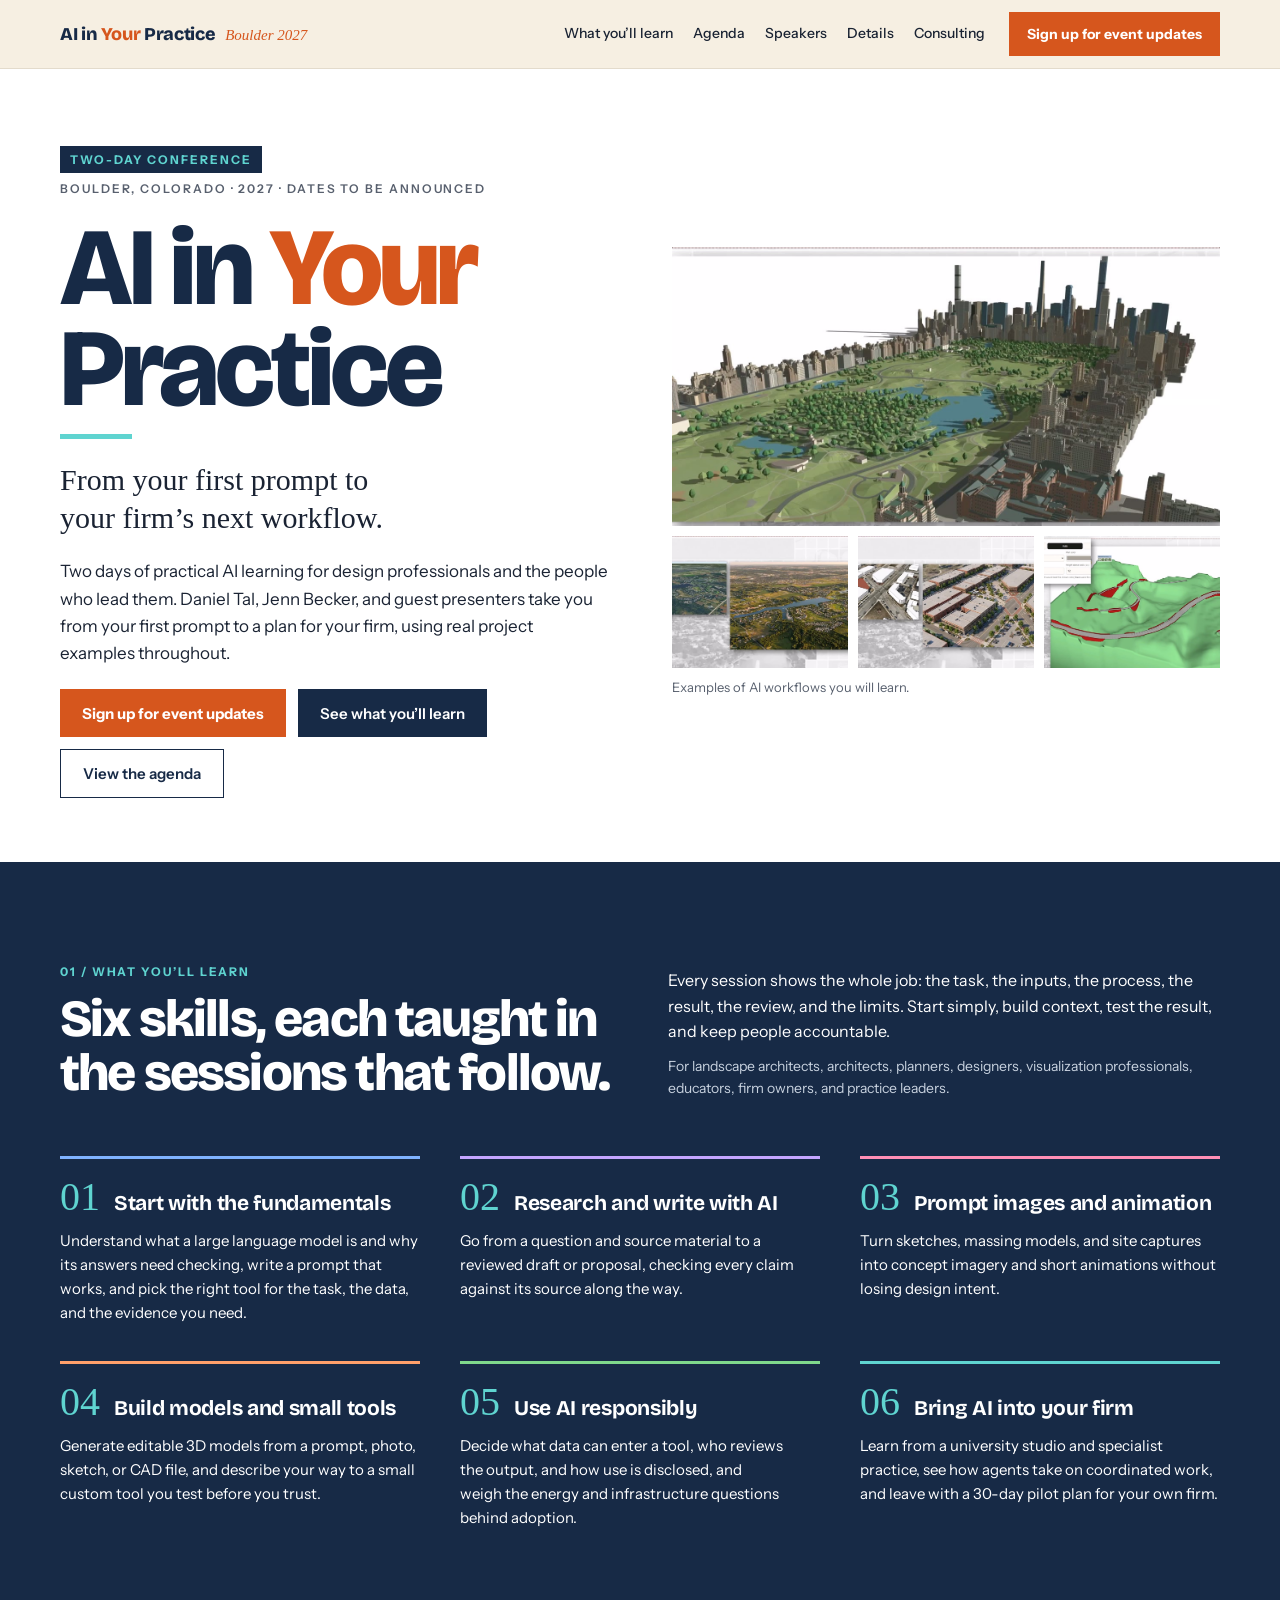
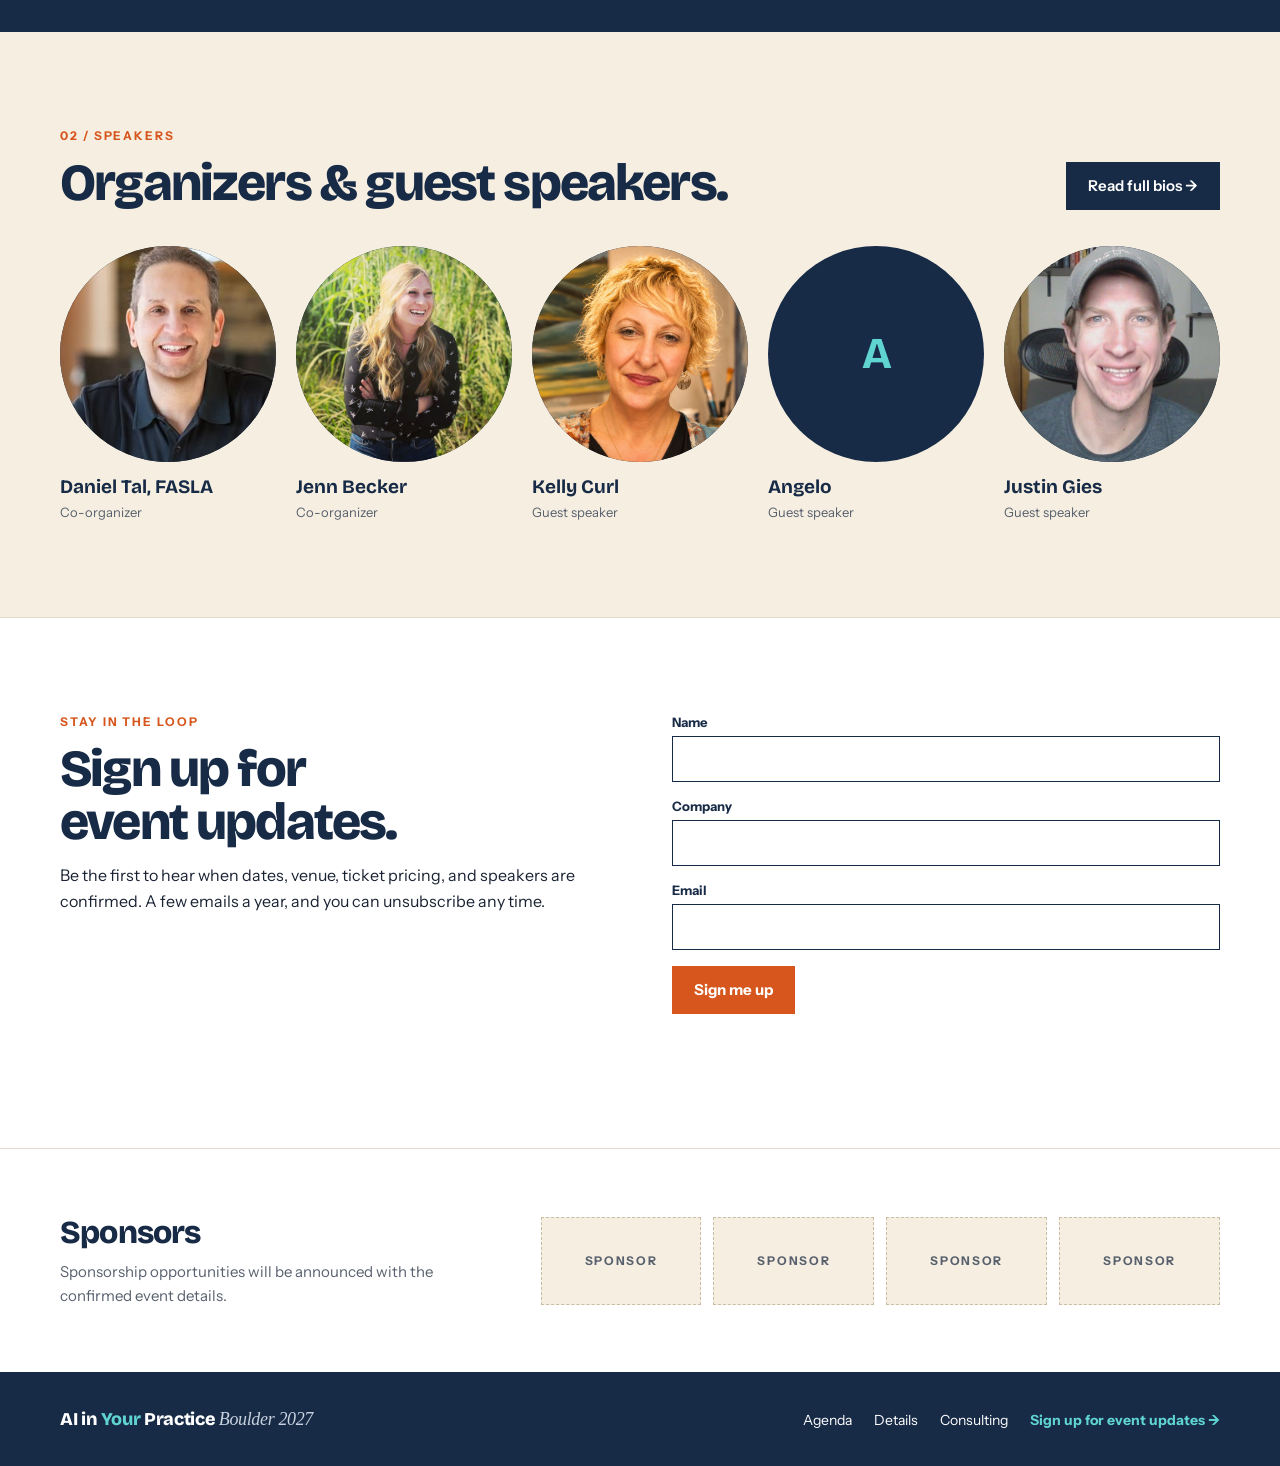
<file: index.html>
<!doctype html>
<html lang="en">
<head>
  <meta charset="utf-8">
  <meta name="viewport" content="width=device-width, initial-scale=1">
  <meta name="robots" content="noindex, nofollow">
  <title>AI in Your Practice: Boulder 2027</title>
  <meta name="description" content="Two days of practical AI learning for design professionals and the people who lead them. Boulder, Colorado, 2027.">
  <link rel="preconnect" href="https://fonts.googleapis.com">
  <link rel="preconnect" href="https://fonts.gstatic.com" crossorigin>
  <link rel="stylesheet" href="https://fonts.googleapis.com/css2?family=Bricolage+Grotesque:opsz,wght@12..96,500..800&family=Instrument+Sans:wght@400..700&display=swap">
  <link rel="stylesheet" href="styles/site.css?v=20261111" media="screen">
  <link rel="stylesheet" href="styles/print.css?v=20261111" media="print">
  <script defer src="content/event.js?v=20261111"></script>
  <script defer src="content/speakers.js?v=20261111"></script>
  <script defer src="content/sessions.js?v=20261111"></script>
  <script defer src="content/faqs.js?v=20261111"></script>
  <script defer src="app.js?v=20261111"></script>
</head>
<body>
  <div id="site">
<!-- CONTENT START -->
<a class="skip-link" href="#main">Skip to content</a>

  <header class="site-header">
    <div class="wrap header-inner">
      <a class="brand" href="#top" data-route="home"><span class="brand-name">AI in <span style="color:#d6561d">Your</span> Practice</span><span class="brand-year">Boulder 2027</span></a>
      <nav class="site-nav" aria-label="Sections">
        <a href="#learn">What you’ll learn</a>
        <a href="#agenda" data-nav="agenda">Agenda</a>
        <a href="#speakers" data-nav="speakers">Speakers</a>
        <a href="#details" data-nav="details">Details</a>
        <a href="#consulting" data-nav="consulting">Consulting</a>
      </nav>
      <a class="btn btn-accent btn-sm" href="#signup" data-link="signup">Sign up for event updates</a>
    </div>
  </header>
<main id="main" tabindex="-1">
  <div data-page="home" id="top">
  <section class="hero wrap" aria-labelledby="hero-title">
    <div class="hero-copy">
      <p class="hero-eyebrow"><span class="tag">Two-day conference</span><span>Boulder, Colorado · 2027 · Dates to be announced</span></p>
      <div class="hero-title">
        <h1 id="hero-title">AI in <span style="color:#d6561d">Your</span> Practice</h1>
        <div class="rule"></div>
      </div>
      <p class="hero-sub">From your first prompt to your firm’s next workflow.</p>
      <p class="hero-body">Two days of practical AI learning for design professionals and the people who lead them. Daniel Tal, Jenn Becker, and guest presenters take you from your first prompt to a plan for your firm, using real project examples throughout.</p>
      <div class="actions">
        <a class="btn btn-accent" href="#signup" data-link="signup">Sign up for event updates</a>
        <a class="btn btn-navy" href="#learn">See what you’ll learn</a>
        <a class="btn btn-outline" href="#agenda">View the agenda</a>
      </div>
    </div>
    <figure class="hero-media">
      <button type="button" class="zoom zoom-main" data-img="park" aria-label="Enlarge: Central Park from one prompt"><img src="media/ex-central-park.jpg" alt="AI-built 3D model of Central Park and the Manhattan skyline"></button>
      <div class="mosaic"><button type="button" class="zoom zoom-small" data-img="drone" aria-label="Enlarge: Google Earth to drone aerial"><img src="media/ex-drone.jpg" alt="Google Earth capture beside the AI drone-style aerial made from it" loading="lazy"></button><button type="button" class="zoom zoom-small" data-img="massing" aria-label="Enlarge: Massing to concept aerial"><img src="media/ex-massing.jpg" alt="White massing model beside an AI-rendered aerial of the same blocks" loading="lazy"></button><button type="button" class="zoom zoom-small" data-img="grading" aria-label="Enlarge: Grading tool"><img src="media/ex-grading.jpg" alt="SketchUp grading tool showing a graded path with retaining walls" loading="lazy"></button></div>
      <figcaption>Examples of AI workflows you will learn.</figcaption>
    </figure>
  </section>
  <section id="learn" class="learn" aria-labelledby="learn-title">
    <div class="wrap learn-inner">
      <div class="learn-head">
        <div class="stack-14">
          <p class="eyebrow eyebrow-teal">01 / What you’ll learn</p>
          <h2 id="learn-title" class="h2 h2-light">Six skills, each taught in the sessions that follow.</h2>
        </div>
        <div class="learn-intro">
          <p>Every session shows the whole job: the task, the inputs, the process, the result, the review, and the limits. Start simply, build context, test the result, and keep people accountable.</p>
          <p class="learn-audience">For landscape architects, architects, planners, designers, visualization professionals, educators, firm owners, and practice leaders.</p>
        </div>
      </div>
      <ol class="themes">
        
        <li id="theme-foundations" class="theme" data-theme="foundations" style="--cn:#7fb2ff">
          <div class="theme-head"><span class="theme-num">01</span><h3>Start with the fundamentals</h3></div>
          <p>Understand what a large language model is and why its answers need checking, write a prompt that works, and pick the right tool for the task, the data, and the evidence you need.</p>
        </li>
        <li id="theme-writing" class="theme" data-theme="writing" style="--cn:#c4a5ff">
          <div class="theme-head"><span class="theme-num">02</span><h3>Research and write with AI</h3></div>
          <p>Go from a question and source material to a reviewed draft or proposal, checking every claim against its source along the way.</p>
        </li>
        <li id="theme-imagery" class="theme" data-theme="imagery" style="--cn:#ff8fb5">
          <div class="theme-head"><span class="theme-num">03</span><h3>Prompt images and animation</h3></div>
          <p>Turn sketches, massing models, and site captures into concept imagery and short animations without losing design intent.</p>
        </li>
        <li id="theme-building" class="theme" data-theme="building" style="--cn:#ffa06b">
          <div class="theme-head"><span class="theme-num">04</span><h3>Build models and small tools</h3></div>
          <p>Generate editable 3D models from a prompt, photo, sketch, or CAD file, and describe your way to a small custom tool you test before you trust.</p>
        </li>
        <li id="theme-responsible" class="theme" data-theme="responsible" style="--cn:#7fd98c">
          <div class="theme-head"><span class="theme-num">05</span><h3>Use AI responsibly</h3></div>
          <p>Decide what data can enter a tool, who reviews the output, and how use is disclosed, and weigh the energy and infrastructure questions behind adoption.</p>
        </li>
        <li id="theme-adoption" class="theme" data-theme="adoption" style="--cn:#5fd4d0">
          <div class="theme-head"><span class="theme-num">06</span><h3>Bring AI into your firm</h3></div>
          <p>Learn from a university studio and specialist practice, see how agents take on coordinated work, and leave with a 30-day pilot plan for your own firm.</p>
        </li>
      </ol>
    </div>
  </section>
  <section id="speakers-preview" class="cream" aria-labelledby="speakers-preview-title">
    <div class="wrap section-pad stack-36">
      <div class="split-end">
        <div class="stack-14">
          <p class="eyebrow">02 / Speakers</p>
          <h2 id="speakers-preview-title" class="h2">Organizers &amp; guest speakers.</h2>
        </div>
        <a class="btn btn-navy" href="#speakers">Read full bios →</a>
      </div>
      <ul class="faces">
        
        <li><a href="#speaker-daniel" class="face">
          <div class="portrait portrait-round"><span aria-hidden="true">DT</span><img src="media/headshots/daniel-tal.jpg" alt="Daniel Tal, FASLA" loading="lazy" style="transform:scale(1.9);transform-origin:52% 28%"></div>
          <span class="face-text"><span class="face-name">Daniel Tal, FASLA</span><span class="face-role">Co-organizer</span></span>
        </a></li>
        <li><a href="#speaker-jenn" class="face">
          <div class="portrait portrait-round"><span aria-hidden="true">JB</span><img src="media/headshots/jenn-becker.jpg" alt="Jenn Becker" loading="lazy" style="transform:scale(1.55);transform-origin:50% 100%"></div>
          <span class="face-text"><span class="face-name">Jenn Becker</span><span class="face-role">Co-organizer</span></span>
        </a></li>
        <li><a href="#speaker-kelly" class="face">
          <div class="portrait portrait-round"><span aria-hidden="true">KC</span><img src="media/headshots/kelly-curl.jpg" alt="Kelly Curl" loading="lazy" style="transform:scale(1.1);transform-origin:52% 40%"></div>
          <span class="face-text"><span class="face-name">Kelly Curl</span><span class="face-role">Guest speaker</span></span>
        </a></li>
        <li><a href="#speaker-angelo" class="face">
          <div class="portrait portrait-round"><span aria-hidden="true">A</span></div>
          <span class="face-text"><span class="face-name">Angelo</span><span class="face-role">Guest speaker</span></span>
        </a></li>
        <li><a href="#speaker-justin" class="face">
          <div class="portrait portrait-round"><span aria-hidden="true">JG</span><img src="media/headshots/justin-gies.jpg" alt="Justin Gies" loading="lazy" style="transform:scale(1.15);transform-origin:53% 42%"></div>
          <span class="face-text"><span class="face-name">Justin Gies</span><span class="face-role">Guest speaker</span></span>
        </a></li>
      </ul>
    </div>
  </section>
  <section id="signup" class="signup" aria-labelledby="signup-title">
    <div class="wrap section-pad signup-inner">
      <div class="stack-14">
        <p class="eyebrow">Stay in the loop</p>
        <h2 id="signup-title" class="h2">Sign up for event updates.</h2>
        <p class="lede">Be the first to hear when dates, venue, ticket pricing, and speakers are confirmed. A few emails a year, and you can unsubscribe any time.</p>
      </div>
      <form class="signup-form" action="https://api.web3forms.com/submit" method="POST">
        <input type="hidden" name="access_key" value="10c50646-213c-4f66-b2a7-760293a074ac">
        <input type="hidden" name="subject" value="Event updates signup: AI in Your Practice, Boulder 2027">
        <input type="hidden" name="from_name" value="AI in Your Practice website">
        <input type="checkbox" name="botcheck" class="hp" tabindex="-1" autocomplete="off" aria-hidden="true">
        <label>Name<input name="name" type="text" autocomplete="name" required></label>
        <label>Company<input name="company" type="text" autocomplete="organization" required></label>
        <label>Email<input name="email" type="email" autocomplete="email" required></label>
        <div class="actions"><button class="btn btn-accent" type="submit">Sign me up</button></div>
        <p class="form-status" role="status" aria-live="polite"></p>
      </form>
    </div>
  </section></div>
  <div data-page="agenda">
  <section id="agenda" class="agenda" aria-labelledby="agenda-title">
    <div class="wrap section-pad stack-28">
      <div class="head-grid">
        <div class="stack-14">
          <p class="eyebrow">Agenda · Boulder 2027</p>
          <h2 id="agenda-title" class="h2">The agenda</h2>
        </div>
        <p class="lede">Tap a session for its abstract and outcomes. Each one is tagged with the skill it teaches. All times local to Boulder.</p>
      </div>
      <div class="tabbar">
        <div class="tabs js-only" role="tablist" aria-label="Program day" hidden>
          <button type="button" role="tab" id="tab-0" aria-controls="day-1" aria-selected="true" data-day="0"><span>Day 1</span><span class="tab-hours">9 a.m.–4 p.m.</span></button><button type="button" role="tab" id="tab-1" aria-controls="day-2" aria-selected="false" data-day="1"><span>Day 2</span><span class="tab-hours">9 a.m.–noon</span></button>
        </div>
        <button type="button" class="hl-clear js-only" hidden><span>Highlighting <strong></strong></span><span class="u">Clear</span></button>
      </div>
      
      <div class="day" id="day-1" aria-labelledby="day-title-0">
        <div class="day-head"><span class="day-num">01</span><h3 id="day-title-0"><span class="visually-hidden">Day 1, 9 a.m.–4 p.m.: </span>Foundations, generative design, 3D modeling, and responsible practice</h3></div>
        <ol class="rows"><li class="row row-pause" id="row-01-0">
        <span class="row-time">9:00–9:15</span>
        <span class="pause-text"><strong>Welcome: What we want you to leave knowing</strong><span>15 min</span><span>Speakers: Daniel Tal + Jenn Becker</span></span>
      </li><li class="row row-session" id="S01" data-theme="foundations" style="--c:#2563c9">
      <span class="row-time row-time-strong">9:15–10:00</span>
      <div class="row-body">
        <div class="row-tags">
          <a class="theme-tag" href="#theme-foundations" data-hl="foundations"><span class="theme-badge">01</span><span>Fundamentals</span></a>
          <span class="row-meta">S01 · 45 min · Beginner</span>
        </div>
        <details class="session">
          <summary>
            <span class="session-title"><strong>AI fundamentals: </strong><span>From LLMs to your first useful prompt</span></span>
            <span class="toggle" aria-hidden="true"></span>
            <span class="session-lead">Speakers <span>Daniel Tal + Jenn Becker</span></span>
          </summary>
          <div class="abstract">
            <p>A plain-language introduction to large language models and the difference between generating an answer and establishing a fact. Build a simple prompt, improve it with context, and discuss when an answer needs verification or a different tool.</p>
            <div class="outcomes">
              <span class="outcomes-label">Learning outcomes</span>
              <ul><li><span class="bullet"></span><span>Explain an LLM without technical jargon.</span></li><li><span class="bullet"></span><span>Write a task/context/constraints/output prompt.</span></li><li><span class="bullet"></span><span>Recognize uncertainty and plausible errors.</span></li></ul>
            </div>
          </div>
        </details>
      </div>
    </li><li class="row row-session" id="S02" data-theme="foundations" style="--c:#2563c9">
      <span class="row-time row-time-strong">10:00–10:30</span>
      <div class="row-body">
        <div class="row-tags">
          <a class="theme-tag" href="#theme-foundations" data-hl="foundations"><span class="theme-badge">01</span><span>Fundamentals</span></a>
          <span class="row-meta">S02 · 30 min · Beginner</span>
        </div>
        <details class="session">
          <summary>
            <span class="session-title"><strong>Choosing your tools: </strong><span>Chat, deep research, and evidence</span></span>
            <span class="toggle" aria-hidden="true"></span>
            <span class="session-lead">Speakers <span>Daniel Tal + Jenn Becker</span></span>
          </summary>
          <div class="abstract">
            <p>Compare common AI assistants and research modes through the work they support. Show when a quick conversation is enough, when deeper research is useful, and how to inspect sources rather than accept a confident summary.</p>
            <div class="outcomes">
              <span class="outcomes-label">Learning outcomes</span>
              <ul><li><span class="bullet"></span><span>Choose a tool for a task.</span></li><li><span class="bullet"></span><span>Distinguish chat from a research workflow.</span></li><li><span class="bullet"></span><span>Inspect citations and source quality.</span></li></ul>
            </div>
          </div>
        </details>
      </div>
    </li><li class="row row-session" id="S03" data-theme="writing" style="--c:#7c3aed">
      <span class="row-time row-time-strong">10:30–11:00</span>
      <div class="row-body">
        <div class="row-tags">
          <a class="theme-tag" href="#theme-writing" data-hl="writing"><span class="theme-badge">02</span><span>Research &amp; writing</span></a>
          <span class="row-meta">S03 · 30 min · Beginner to intermediate</span>
        </div>
        <details class="session">
          <summary>
            <span class="session-title"><strong>Research, writing, and proposals: </strong><span>From question to reviewed draft</span></span>
            <span class="toggle" aria-hidden="true"></span>
            <span class="session-lead">Speakers <span>Daniel Tal + Jenn Becker</span></span>
          </summary>
          <div class="abstract">
            <p>Follow a practical sequence from a research question and source material to an outline, written draft, and proposal narrative. Show where human editing, evidence checks, and project-specific judgment change the output.</p>
            <div class="outcomes">
              <span class="outcomes-label">Learning outcomes</span>
              <ul><li><span class="bullet"></span><span>Structure a repeatable writing workflow.</span></li><li><span class="bullet"></span><span>Review claims against sources.</span></li><li><span class="bullet"></span><span>Adapt a draft to a real audience and project.</span></li></ul>
            </div>
          </div>
        </details>
      </div>
    </li><li class="row row-pause" id="row-01-4">
        <span class="row-time">11:00–11:15</span>
        <span class="pause-text"><strong>Break</strong><span>15 min</span></span>
      </li><li class="row row-session" id="S04" data-theme="imagery" style="--c:#d6336c">
      <span class="row-time row-time-strong">11:15–noon</span>
      <div class="row-body">
        <div class="row-tags">
          <a class="theme-tag" href="#theme-imagery" data-hl="imagery"><span class="theme-badge">03</span><span>Images &amp; animation</span></a>
          <span class="row-meta">S04 · 45 min · Beginner to intermediate</span>
        </div>
        <details class="session">
          <summary>
            <span class="session-title"><strong>Generative design, part 1: </strong><span>Image prompting for concepts and renderings</span></span>
            <span class="toggle" aria-hidden="true"></span>
            <span class="session-lead">Speakers <span>Jenn Becker</span></span>
          </summary>
          <div class="abstract">
            <p>Turn sketches, massing models, Google Earth captures, and draft renderings into client-ready imagery. Build a detailed image prompt with AI, use segmentation to keep design intent, and compare each iteration against what the design actually is.</p>
            <div class="outcomes">
              <span class="outcomes-label">Learning outcomes</span>
              <ul><li><span class="bullet"></span><span>Write an image prompt that tells the story of the design.</span></li><li><span class="bullet"></span><span>Use AI to draft and refine prompts for an image model.</span></li><li><span class="bullet"></span><span>Separate conceptual imagery from verified project information.</span></li></ul>
            </div>
          </div>
        </details>
      </div>
    </li><li class="row row-pause row-lunch" id="row-01-6">
        <span class="row-time">noon–12:45</span>
        <span class="pause-text"><strong>Included lunch and conversation</strong><span>45 min</span><span>One included meal; placement proposed</span></span>
      </li><li class="row row-session" id="S05" data-theme="imagery" style="--c:#d6336c">
      <span class="row-time row-time-strong">12:45–1:15</span>
      <div class="row-body">
        <div class="row-tags">
          <a class="theme-tag" href="#theme-imagery" data-hl="imagery"><span class="theme-badge">03</span><span>Images &amp; animation</span></a>
          <span class="row-meta">S05 · 30 min · Intermediate</span>
        </div>
        <details class="session">
          <summary>
            <span class="session-title"><strong>Generative design, part 2: </strong><span>Video prompting and AI animation</span></span>
            <span class="toggle" aria-hidden="true"></span>
            <span class="session-lead">Speakers <span>Jenn Becker</span></span>
          </summary>
          <div class="abstract">
            <p>Chain a massing model, diagrams, and AI key frames into a short animation. Storyboard the sequence, prompt each transition, and judge where a fast AI animation can stand in for a full rendering pass and where it cannot.</p>
            <div class="outcomes">
              <span class="outcomes-label">Learning outcomes</span>
              <ul><li><span class="bullet"></span><span>Storyboard an animation from key frames.</span></li><li><span class="bullet"></span><span>Prompt transitions between frames.</span></li><li><span class="bullet"></span><span>Judge an AI animation against design intent and accuracy.</span></li></ul>
            </div>
          </div>
        </details>
      </div>
    </li><li class="row row-session" id="S06" data-theme="building" style="--c:#d6561d">
      <span class="row-time row-time-strong">1:15–2:00</span>
      <div class="row-body">
        <div class="row-tags">
          <a class="theme-tag" href="#theme-building" data-hl="building"><span class="theme-badge">04</span><span>Models &amp; tools</span></a>
          <span class="row-meta">S06 · 45 min · Intermediate; accessible demonstration</span>
        </div>
        <details class="session">
          <summary>
            <span class="session-title"><strong>3D modeling with AI: </strong><span>From photo, sketch, and CAD to a working model</span></span>
            <span class="toggle" aria-hidden="true"></span>
            <span class="session-lead">Speakers <span>Daniel Tal</span></span>
          </summary>
          <div class="abstract">
            <p>Watch current AI models build editable 3D models from a prompt, a photograph, a hand sketch, or a CAD file, then follow the review that has to happen next: scale, geometry, context, and whether the model is usable downstream.</p>
            <div class="outcomes">
              <span class="outcomes-label">Learning outcomes</span>
              <ul><li><span class="bullet"></span><span>Identify where AI can start or speed up a model.</span></li><li><span class="bullet"></span><span>Distinguish imagery from usable model data.</span></li><li><span class="bullet"></span><span>Define checks before a model goes into a deliverable.</span></li></ul>
            </div>
          </div>
        </details>
      </div>
    </li><li class="row row-pause" id="row-01-9">
        <span class="row-time">2:00–2:15</span>
        <span class="pause-text"><strong>Break</strong><span>15 min</span></span>
      </li><li class="row row-session" id="S07" data-theme="responsible" style="--c:#2f8a3e">
      <span class="row-time row-time-strong">2:15–3:00</span>
      <div class="row-body">
        <div class="row-tags">
          <a class="theme-tag" href="#theme-responsible" data-hl="responsible"><span class="theme-badge">05</span><span>Responsible use</span></a>
          <span class="row-meta">S07 · 45 min · All levels</span>
        </div>
        <details class="session">
          <summary>
            <span class="session-title"><strong>Responsible practice: </strong><span>Firm policy, data, and human review</span></span>
            <span class="toggle" aria-hidden="true"></span>
            <span class="session-lead">Speakers <span>Daniel Tal + Jenn Becker</span></span>
          </summary>
          <div class="abstract">
            <p>Translate responsible AI use into everyday firm decisions: what information can enter a tool, who reviews the output, when use is disclosed, and how teams document accountability. Connect a practical policy framework to realistic work scenarios.</p>
            <div class="outcomes">
              <span class="outcomes-label">Learning outcomes</span>
              <ul><li><span class="bullet"></span><span>Identify data boundaries.</span></li><li><span class="bullet"></span><span>Define review and escalation responsibilities.</span></li><li><span class="bullet"></span><span>Outline an acceptable-use policy.</span></li></ul>
            </div>
          </div>
        </details>
      </div>
    </li><li class="row row-session" id="S08" data-theme="responsible" style="--c:#2f8a3e">
      <span class="row-time row-time-strong">3:00–3:30</span>
      <div class="row-body">
        <div class="row-tags">
          <a class="theme-tag" href="#theme-responsible" data-hl="responsible"><span class="theme-badge">05</span><span>Responsible use</span></a>
          <span class="row-meta">S08 · 30 min · All levels</span>
        </div>
        <details class="session">
          <summary>
            <span class="session-title"><strong>AI infrastructure: </strong><span>Data centers, energy, and growth</span></span>
            <span class="toggle" aria-hidden="true"></span>
            <span class="session-lead"><span>Presenter TBD</span></span>
          </summary>
          <div class="abstract">
            <p>Examine the physical infrastructure behind AI and the questions it raises for energy demand, water, land use, communities, and growth. Separate measured conditions from estimates and projections, and discuss why comparisons need context.</p>
            <div class="outcomes">
              <span class="outcomes-label">Learning outcomes</span>
              <ul><li><span class="bullet"></span><span>Interpret the scope of an infrastructure claim.</span></li><li><span class="bullet"></span><span>Distinguish forecasts from measured data.</span></li><li><span class="bullet"></span><span>Ask better questions about environmental impacts.</span></li></ul>
            </div>
          </div>
        </details>
      </div>
    </li><li class="row row-session" id="S09" data-theme="building" style="--c:#d6561d">
      <span class="row-time row-time-strong">3:30–4:00</span>
      <div class="row-body">
        <div class="row-tags">
          <a class="theme-tag" href="#theme-building" data-hl="building"><span class="theme-badge">04</span><span>Models &amp; tools</span></a>
          <span class="row-meta">S09 · 30 min · Introductory demonstration</span>
        </div>
        <details class="session">
          <summary>
            <span class="session-title"><strong>Coding with AI: </strong><span>From a useful idea to a tested small tool</span></span>
            <span class="toggle" aria-hidden="true"></span>
            <span class="session-lead">Speakers <span>Daniel Tal</span></span>
          </summary>
          <div class="abstract">
            <p>Show how a non-specialist can describe a useful small tool, work through an AI-assisted draft, and test whether the result does what was intended. Explain what still requires technical review and maintenance.</p>
            <div class="outcomes">
              <span class="outcomes-label">Learning outcomes</span>
              <ul><li><span class="bullet"></span><span>Turn a problem into a clear brief.</span></li><li><span class="bullet"></span><span>Iterate using observable failures.</span></li><li><span class="bullet"></span><span>Recognize when code needs expert review.</span></li></ul>
            </div>
          </div>
        </details>
      </div>
    </li></ol>
        <div class="actions">
          <button type="button" class="btn btn-outline js-only" data-day="1" data-scroll="agenda" hidden>Continue to Day 2 →</button>
          <a class="btn btn-accent" href="#signup" data-link="signup">Sign up for event updates</a>
        </div>
      </div>
      <div class="day" id="day-2" aria-labelledby="day-title-1">
        <div class="day-head"><span class="day-num">02</span><h3 id="day-title-1"><span class="visually-hidden">Day 2, 9 a.m.–noon: </span>Education, specialist applications, and firm adoption</h3></div>
        <ol class="rows"><li class="row row-session" id="S10" data-theme="adoption" style="--c:#0f8a87">
      <span class="row-time row-time-strong">9:00–9:45</span>
      <div class="row-body">
        <div class="row-tags">
          <a class="theme-tag" href="#theme-adoption" data-hl="adoption"><span class="theme-badge">06</span><span>Firm adoption</span></a>
          <span class="row-meta">S10 · 45 min · All levels</span>
        </div>
        <details class="session">
          <summary>
            <span class="session-title"><strong>AI in academia: </strong><span>A Colorado State University case study</span></span>
            <span class="toggle" aria-hidden="true"></span>
            <span class="session-lead">Speakers <span>Kelly Curl</span></span>
          </summary>
          <div class="abstract">
            <p>A case study from a four-week summer field studio where students kept AI at the center of the design process: field research and hand drawing first, AI to generate and test ideas, then final design by hand. Includes a proposed four-year path for AI literacy in a landscape architecture curriculum.</p>
            <div class="outcomes">
              <span class="outcomes-label">Proposed learning outcomes · pending speaker review</span>
              <ul><li><span class="bullet"></span><span>Examine an educational use case.</span></li><li><span class="bullet"></span><span>Discuss assessment and authorship.</span></li><li><span class="bullet"></span><span>Connect student learning with professional responsibility.</span></li></ul>
            </div>
          </div>
        </details>
      </div>
    </li><li class="row row-session" id="S11" data-theme="adoption" style="--c:#0f8a87">
      <span class="row-time row-time-strong">9:45–10:30</span>
      <div class="row-body">
        <div class="row-tags">
          <a class="theme-tag" href="#theme-adoption" data-hl="adoption"><span class="theme-badge">06</span><span>Firm adoption</span></a>
          <span class="row-meta">S11 · 45 min · To be confirmed</span>
        </div>
        <details class="session">
          <summary>
            <span class="session-title"><strong>AI in specialist practice: </strong><span>Guest presentation</span></span>
            <span class="toggle" aria-hidden="true"></span>
            <span class="session-lead">Speakers <span>Justin Gies</span></span>
          </summary>
          <div class="abstract">
            <p>A guest session exploring AI through Justin Gies’s specialist work. Topic, examples, and learning outcomes will be confirmed with the presenter.</p>
            <div class="outcomes">
              <span class="outcomes-label">Learning outcomes</span>
              <p class="muted">Learning outcomes to be confirmed with the presenter.</p>
            </div>
          </div>
        </details>
      </div>
    </li><li class="row row-pause" id="row-02-2">
        <span class="row-time">10:30–10:45</span>
        <span class="pause-text"><strong>Break</strong><span>15 min</span></span>
      </li><li class="row row-session" id="S12" data-theme="adoption" style="--c:#0f8a87">
      <span class="row-time row-time-strong">10:45–11:30</span>
      <div class="row-body">
        <div class="row-tags">
          <a class="theme-tag" href="#theme-adoption" data-hl="adoption"><span class="theme-badge">06</span><span>Firm adoption</span></a>
          <span class="row-meta">S12 · 45 min · Advanced concepts, explained for a mixed audience</span>
        </div>
        <details class="session">
          <summary>
            <span class="session-title"><strong>Advanced AI agents: </strong><span>Orchestration, supervision, and management</span></span>
            <span class="toggle" aria-hidden="true"></span>
            <span class="session-lead">Speakers <span>Angelo</span></span>
          </summary>
          <div class="abstract">
            <p>Move beyond a single prompt to workflows in which agents perform coordinated tasks. Discuss task delegation, permissions, supervision, checkpoints, and how to evaluate whether an agent workflow is reliable enough for its intended use.</p>
            <div class="outcomes">
              <span class="outcomes-label">Proposed learning outcomes · pending speaker review</span>
              <ul><li><span class="bullet"></span><span>Explain an agent workflow.</span></li><li><span class="bullet"></span><span>Identify approval and review points.</span></li><li><span class="bullet"></span><span>Recognize operational limits and failure modes.</span></li></ul>
            </div>
          </div>
        </details>
      </div>
    </li><li class="row row-session" id="S13" data-theme="adoption" style="--c:#0f8a87">
      <span class="row-time row-time-strong">11:30–noon</span>
      <div class="row-body">
        <div class="row-tags">
          <a class="theme-tag" href="#theme-adoption" data-hl="adoption"><span class="theme-badge">06</span><span>Firm adoption</span></a>
          <span class="row-meta">S13 · 30 min · Owners, managers, and practice leaders</span>
        </div>
        <details class="session">
          <summary>
            <span class="session-title"><strong>Bringing AI into your firm: </strong><span>An owner’s implementation roadmap</span></span>
            <span class="toggle" aria-hidden="true"></span>
            <span class="session-lead">Speakers <span>Daniel Tal + Jenn Becker</span></span>
          </summary>
          <div class="abstract">
            <p>Bring the program together through the decisions a firm owner must make: where to start, who is responsible, what to budget, how to train a team, and how to judge the result. End with a proposed 30-day pilot framework.</p>
            <div class="outcomes">
              <span class="outcomes-label">Learning outcomes</span>
              <ul><li><span class="bullet"></span><span>Choose a bounded pilot.</span></li><li><span class="bullet"></span><span>Define ownership and success measures.</span></li><li><span class="bullet"></span><span>Connect adoption to staffing, fees, service quality, and client value.</span></li></ul>
            </div>
          </div>
        </details>
      </div>
    </li></ol>
        <div class="actions">
          <button type="button" class="btn btn-outline js-only" data-day="0" data-scroll="agenda" hidden>← Back to Day 1</button>
          <a class="btn btn-accent" href="#signup" data-link="signup">Sign up for event updates</a>
        </div>
      </div>
    </div>
  </section></div>
  <div data-page="details">
  <section id="details" class="wrap section-pad details" aria-labelledby="details-title">
    <div class="stack-14">
      <p class="eyebrow">Details · Boulder 2027</p>
      <h2 id="details-title" class="h2">Plan your time in Boulder.</h2>
      <div class="actions"><a class="btn btn-accent" href="#signup" data-link="signup">Sign up for event updates</a></div>
    </div>
    <div class="details-grid">
      <dl class="facts">
        <div><dt>Dates</dt><dd class="muted">To be announced</dd></div><div><dt>Location</dt><dd>Boulder, Colorado</dd></div><div><dt>Venue</dt><dd class="muted">To be announced</dd></div><div><dt>Ticket price</dt><dd class="muted">To be announced</dd></div><div><dt>Hours</dt><dd>Day 1: 9 a.m.–4 p.m. · Day 2: 9 a.m.–noon</dd></div><div><dt>Capacity</dt><dd>Limited to 100 attendees</dd></div>
      </dl>
      <div id="faq" class="faq">
        <h3 class="faq-title">Questions</h3>
        <details><summary><span>Do I need previous AI experience?</span><span class="faq-plus" aria-hidden="true">+</span></summary><p>No. The program begins with basic concepts and simple prompts before moving into more advanced workflows and firm-level decisions.</p></details><details><summary><span>Is this only for designers?</span><span class="faq-plus" aria-hidden="true">+</span></summary><p>The examples draw heavily on design and professional practice, while research, writing, policy, and implementation sessions apply across many organizations.</p></details><details><summary><span>Is this a hands-on workshop?</span><span class="faq-plus" aria-hidden="true">+</span></summary><p>The proposed format combines presentations, demonstrations, case studies, and questions. Any guided exercises or software requirements will be announced with the final program.</p></details><details><summary><span>Should I bring a laptop or buy software?</span><span class="faq-plus" aria-hidden="true">+</span></summary><p>Laptop and account requirements are not finalized. Do not purchase a subscription specifically for the event until requirements are published.</p></details><details><summary><span>Will continuing education credit or recordings be available?</span><span class="faq-plus" aria-hidden="true">+</span></summary><p>Neither has been confirmed. Details will be announced if available.</p></details><details><summary><span>What about accessibility and accommodations?</span><span class="faq-plus" aria-hidden="true">+</span></summary><p>Venue accessibility and an accommodation contact will be published with the confirmed event details.</p></details>
      </div>
      <div id="hotels" class="hotels">
        <div class="stack-8">
          <h3>Book your hotel</h3>
          <p>Recommended hotels in Boulder, with links to book.</p>
        </div>
        <div class="hotel-list">
          <a class="hotel" href="#hotels" data-link="hotel"><span class="hotel-name">Hotel name</span><span class="hotel-cta">Book a room →</span></a><a class="hotel" href="#hotels" data-link="hotel"><span class="hotel-name">Hotel name</span><span class="hotel-cta">Book a room →</span></a>
        </div>
      </div>
    </div>
  </section></div>
  <div data-page="speakers">
  <section id="speakers" class="speakers" aria-labelledby="speakers-title">
    <div class="wrap section-pad speakers-inner">
      <div class="stack-14 speakers-head">
        <p class="eyebrow">Speakers · Boulder 2027</p>
        <h2 id="speakers-title" class="h2 h2-xl">Organizers &amp; guest speakers.</h2>
      </div>
      <div>
        
        <article id="speaker-daniel" class="organizer">
          <div class="offset offset-teal"><div class="portrait portrait-tall"><span aria-hidden="true">DT</span><img src="media/headshots/daniel-tal.jpg" alt="Daniel Tal, FASLA" loading="lazy" style="transform:scale(1.9);transform-origin:52% 28%"></div></div>
          <div class="organizer-text">
            <span class="role">Co-organizer</span>
            <h3 class="organizer-name">Daniel Tal, FASLA</h3>
            <span class="focus">Digital design and AI workflows</span>
            <p class="bio">Landscape architect, author, software developer, and educator whose work connects digital design tools with professional practice. His experience spans 3D modeling, visualization, software development, and AI-supported workflows.</p>
            <div class="chips"><span class="chips-label">Sessions</span><a class="chip" href="#S01" title="AI fundamentals: From LLMs to your first useful prompt"><span class="swatch" style="background:#2563c9"></span>S01</a><a class="chip" href="#S02" title="Choosing your tools: Chat, deep research, and evidence"><span class="swatch" style="background:#2563c9"></span>S02</a><a class="chip" href="#S03" title="Research, writing, and proposals: From question to reviewed draft"><span class="swatch" style="background:#7c3aed"></span>S03</a><a class="chip" href="#S06" title="3D modeling with AI: From photo, sketch, and CAD to a working model"><span class="swatch" style="background:#d6561d"></span>S06</a><a class="chip" href="#S07" title="Responsible practice: Firm policy, data, and human review"><span class="swatch" style="background:#2f8a3e"></span>S07</a><a class="chip" href="#S09" title="Coding with AI: From a useful idea to a tested small tool"><span class="swatch" style="background:#d6561d"></span>S09</a><a class="chip" href="#S13" title="Bringing AI into your firm: An owner’s implementation roadmap"><span class="swatch" style="background:#0f8a87"></span>S13</a></div>
          </div>
        </article>
        <article id="speaker-jenn" class="organizer">
          <div class="offset offset-teal"><div class="portrait portrait-tall"><span aria-hidden="true">JB</span><img src="media/headshots/jenn-becker.jpg" alt="Jenn Becker" loading="lazy" style="transform:scale(1.55);transform-origin:50% 100%"></div></div>
          <div class="organizer-text">
            <span class="role">Co-organizer</span>
            <h3 class="organizer-name">Jenn Becker</h3>
            <span class="focus">Visualization and AI workflows</span>
            <p class="bio">Jenn Becker is a Digital Technology Strategist with over 11 years of experience in landscape architecture. She brings deep expertise in 3D modeling, rendering, and visualization, and leads AI research and development initiatives across her firm. Jenn has developed training manuals and established standards, policies, and workflows to guide responsible and innovative AI implementation. Over the past two years, she has presented nationally on emerging AI and digital technology trends. She has also created custom toolsets and streamlined workflows integrating visualization, drone technology, and artificial intelligence to advance design processes.</p>
            <div class="chips"><span class="chips-label">Sessions</span><a class="chip" href="#S01" title="AI fundamentals: From LLMs to your first useful prompt"><span class="swatch" style="background:#2563c9"></span>S01</a><a class="chip" href="#S02" title="Choosing your tools: Chat, deep research, and evidence"><span class="swatch" style="background:#2563c9"></span>S02</a><a class="chip" href="#S03" title="Research, writing, and proposals: From question to reviewed draft"><span class="swatch" style="background:#7c3aed"></span>S03</a><a class="chip" href="#S04" title="Generative design, part 1: Image prompting for concepts and renderings"><span class="swatch" style="background:#d6336c"></span>S04</a><a class="chip" href="#S05" title="Generative design, part 2: Video prompting and AI animation"><span class="swatch" style="background:#d6336c"></span>S05</a><a class="chip" href="#S07" title="Responsible practice: Firm policy, data, and human review"><span class="swatch" style="background:#2f8a3e"></span>S07</a><a class="chip" href="#S13" title="Bringing AI into your firm: An owner’s implementation roadmap"><span class="swatch" style="background:#0f8a87"></span>S13</a></div>
          </div>
        </article>
      </div>
      <div class="guests">
        <h3 class="guests-title">Guest speakers</h3>
        <div class="guest-grid">
          
          <article id="speaker-kelly" class="guest">
            <div class="offset offset-cream"><div class="portrait portrait-square"><span aria-hidden="true">KC</span><img src="media/headshots/kelly-curl.jpg" alt="Kelly Curl" loading="lazy" style="transform:scale(1.1);transform-origin:52% 40%"></div></div>
            <div class="stack-6">
              <span class="role">Guest speaker</span>
              <h4 class="guest-name">Kelly Curl</h4>
              <span class="focus focus-sm">AI in academia</span>
            </div>
            <p class="guest-bio">Associate professor of landscape architecture at Colorado State University, where she has taught for 16 years, after practicing with PWP on the West Coast. She presented AI work from her summer field studio with Daniel and Jenn at ASLA National 2026.</p>
            <div class="chips"><span class="chips-label">Sessions</span><a class="chip" href="#S10" title="AI in academia: A Colorado State University case study"><span class="swatch" style="background:#0f8a87"></span>S10</a></div>
          </article>
          <article id="speaker-angelo" class="guest">
            <div class="offset offset-cream"><div class="portrait portrait-square"><span aria-hidden="true">A</span></div></div>
            <div class="stack-6">
              <span class="role">Guest speaker</span>
              <h4 class="guest-name">Angelo</h4>
              <span class="focus focus-sm">Advanced AI agents and management</span>
            </div>
            <p class="guest-bio muted">Bio forthcoming.</p>
            <div class="chips"><span class="chips-label">Sessions</span><a class="chip" href="#S12" title="Advanced AI agents: Orchestration, supervision, and management"><span class="swatch" style="background:#0f8a87"></span>S12</a></div>
          </article>
          <article id="speaker-justin" class="guest">
            <div class="offset offset-cream"><div class="portrait portrait-square"><span aria-hidden="true">JG</span><img src="media/headshots/justin-gies.jpg" alt="Justin Gies" loading="lazy" style="transform:scale(1.15);transform-origin:53% 42%"></div></div>
            <div class="stack-6">
              <span class="role">Guest speaker</span>
              <h4 class="guest-name">Justin Gies</h4>
              <span class="focus focus-sm">Topic to be announced</span>
            </div>
            <p class="guest-bio muted">Bio forthcoming.</p>
            <div class="chips"><span class="chips-label">Sessions</span><a class="chip" href="#S11" title="AI in specialist practice: Guest presentation"><span class="swatch" style="background:#0f8a87"></span>S11</a></div>
          </article>
        </div>
      </div>
    </div>
  </section></div>
  <div data-page="consulting">
  <section id="consulting" class="consult-intro wrap section-pad" aria-labelledby="consulting-title">
    <div class="stack-14">
      <p class="eyebrow">Consulting · Daniel Tal and Jenn Becker</p>
      <h2 id="consulting-title" class="h2 h2-xl">Put AI to work on real projects.</h2>
      <p class="consult-sub">AI consultancy for architecture, engineering &amp; construction firms.</p>
    </div>
    <div class="consult-body"><p>Give participants practical experience using AI for research, writing, visualization, and design workflows, along with a clear approach to evaluating results and introducing AI into their practice.</p><p>Short demonstrations followed by guided hands-on practice and discussion.</p></div>
  </section>
  <section id="services" class="learn" aria-labelledby="services-title">
    <div class="wrap learn-inner">
      <div class="stack-14">
        <p class="eyebrow eyebrow-teal">Services</p>
        <h2 id="services-title" class="h2 h2-light">What we provide.</h2>
      </div>
      <ol class="themes">
        
        <li class="theme">
          <div class="theme-head"><span class="theme-num">01</span><h3>AI in the firm</h3></div>
          <ul class="service-items"><li>What we do with AI</li><li>How AI use in your firm affects labor, fees, and scope</li><li>Firm policy on AI</li></ul>
        </li>
        <li class="theme">
          <div class="theme-head"><span class="theme-num">02</span><h3>Large Language Model (LLM) basics</h3></div>
          <ul class="service-items"><li>Brief history of (recent) AI: how and why it started</li><li>Which and why: ChatGPT, Claude, Gemini, Grok, Meta</li><li>Claude Code and ChatGPT Codex on the local desktop</li></ul>
        </li>
        <li class="theme">
          <div class="theme-head"><span class="theme-num">03</span><h3>Prompting</h3></div>
          <ul class="service-items"><li>Fundamentals of prompting</li><li>Subvocalization technology</li><li>Using AI to prompt AI</li><li>Deep searches and research</li><li>Generative AI for all things written</li><li>Generative prompting for images</li><li>Generative prompting for modeling</li><li>Iterative prompting</li></ul>
        </li>
        <li class="theme">
          <div class="theme-head"><span class="theme-num">04</span><h3>Combined AI workflow</h3></div>
          <ul class="service-items"><li>Using multiple LLMs in one process</li><li>Proposal writing</li><li>Presentations with PowerPoint</li><li>Creating videos</li><li>Getting creative and expanding to other areas</li></ul>
        </li>
        <li class="theme">
          <div class="theme-head"><span class="theme-num">05</span><h3>Generative AI for rendering</h3></div>
          <ul class="service-items"><li>Creating renders: best practices</li><li>Which LLM for what: Gemini or ChatGPT</li><li>SketchUp AI Render</li></ul>
        </li>
        <li class="theme">
          <div class="theme-head"><span class="theme-num">06</span><h3>Generative AI for 3D modeling</h3></div>
          <ul class="service-items"><li>Charrette extension for SketchUp, Revit, and Rhino</li><li>3D modeling process</li><li>How to iterate a 3D model with AI</li><li>How to feed it information</li><li>Using screenshots and correct prompting</li></ul>
        </li>
        <li class="theme">
          <div class="theme-head"><span class="theme-num">07</span><h3>Tokens</h3></div>
          <ul class="service-items"><li>Understanding AI costs</li><li>How that impacts operations</li><li>How that impacts R&amp;D</li><li>What to expect</li></ul>
        </li>
        <li class="theme">
          <div class="theme-head"><span class="theme-num">08</span><h3>R&amp;D for your firm</h3></div>
          <ul class="service-items"><li>Initial costs</li><li>AI R&amp;D approach</li><li>Identifying or hiring the AI lead</li><li>Initial ROR: adjusting thinking, it’s not about ROR</li><li>Keeping track of news: subscribe and follow</li></ul>
        </li>
        <li class="theme">
          <div class="theme-head"><span class="theme-num">09</span><h3>Advanced AI skills</h3></div>
          <ul class="service-items"><li>Using Claude Code and ChatGPT Codex</li><li>Understanding the environment</li><li>Prototyping</li><li>Websites</li><li>Software apps</li><li>Research and outlines</li><li>Databases</li><li>Day-to-day customization</li></ul>
        </li>
      </ol>
    </div>
  </section>
  <section id="consulting-contact" class="cream" aria-labelledby="contact-title">
    <div class="wrap section-pad consult-contact">
      <div class="stack-14">
        <p class="eyebrow">Contact</p>
        <h2 id="contact-title" class="h2">Talk to us.</h2>
        <div class="actions"><a class="btn btn-outline" href="mailto:nancytrigg@gmail.com">Or email us directly</a></div>
      </div>
      <form class="contact-form" action="mailto:nancytrigg@gmail.com" method="post" enctype="text/plain">
        <label>Name<input name="name" type="text" autocomplete="name" required></label>
        <label>Firm<input name="firm" type="text" autocomplete="organization"></label>
        <label>Message<textarea name="message" rows="5" required></textarea></label>
        <div class="actions"><button class="btn btn-accent" type="submit">Send</button></div>
      </form>
    </div>
  </section></div>
</main>

  <section id="sponsors" class="sponsors" aria-labelledby="sponsors-title">
    <div class="wrap sponsors-inner">
      <div class="stack-8">
        <h2 id="sponsors-title" class="sponsors-title">Sponsors</h2>
        <p class="sponsors-note">Sponsorship opportunities will be announced with the confirmed event details.</p>
      </div>
      <ul class="sponsor-list"><li><div class="sponsor sponsor-empty"><span>Sponsor</span></div></li><li><div class="sponsor sponsor-empty"><span>Sponsor</span></div></li><li><div class="sponsor sponsor-empty"><span>Sponsor</span></div></li><li><div class="sponsor sponsor-empty"><span>Sponsor</span></div></li></ul>
    </div>
  </section>

  <footer class="site-footer">
    <div class="wrap footer-inner">
      <span class="footer-brand">AI in <span style="color:#5fd4d0">Your</span> Practice <span class="footer-year">Boulder 2027</span></span>
      <nav aria-label="Footer">
        <a href="#agenda">Agenda</a>
        <a href="#details">Details</a>
        <a href="#consulting">Consulting</a>
        <a class="footer-cta" href="#signup" data-link="signup">Sign up for event updates →</a>
      </nav>
    </div>
  </footer>
<!-- CONTENT END -->
  </div>
</body>
</html>
</file>
<file: styles/site.css>
/* AI in Your Practice: Boulder 2027 — site styles */
:root {
  --navy: #172a46;
  --navy-dark: #0e1c31;
  --ink: #1a2333;
  --accent: #d6561d;
  --accent-dark: #b8441a;
  --teal: #5fd4d0;
  --cream: #f6efe1;
  --line: #e3dbcc;
  --muted: #58606e;
  --mist: #c8d2df;
  --display: 'Bricolage Grotesque', 'Instrument Sans', sans-serif;
  --serif: Georgia, 'Times New Roman', serif;
  --mono: ui-monospace, Menlo, Consolas, monospace;
}
* { box-sizing: border-box; }
html { scroll-padding-top: 76px; }
body { margin: 0; background: #fff; color: var(--ink); font-family: 'Instrument Sans', -apple-system, BlinkMacSystemFont, 'Segoe UI', Helvetica, sans-serif; -webkit-font-smoothing: antialiased; }
img { max-width: 100%; }
a { color: var(--navy); text-decoration-thickness: 1px; text-underline-offset: 3px; }
a:hover { color: var(--accent); }
button { font: inherit; color: inherit; }
:focus-visible { outline: 2px solid var(--accent); outline-offset: 2px; }
[hidden] { display: none !important; }
.visually-hidden { position: absolute; width: 1px; height: 1px; overflow: hidden; clip: rect(0 0 0 0); white-space: nowrap; }
.skip-link { position: absolute; left: -9999px; top: 8px; z-index: 50; background: var(--navy); color: #fff; padding: 10px 14px; }
.skip-link:focus { left: 8px; }
#main:focus { outline: none; }
h2[tabindex="-1"]:focus, h1[tabindex="-1"]:focus { outline: none; }

.wrap { max-width: 1200px; margin: 0 auto; padding-left: 20px; padding-right: 20px; }
.section-pad { padding-top: clamp(56px, 8vw, 96px); padding-bottom: clamp(56px, 8vw, 96px); }
.stack-6, .stack-8, .stack-14, .stack-28, .stack-36 { display: flex; flex-direction: column; }
.stack-6 { gap: 6px; } .stack-8 { gap: 8px; } .stack-14 { gap: 14px; } .stack-28 { gap: 28px; } .stack-36 { gap: 36px; }
.muted { color: var(--muted) !important; }
.cream { background: var(--cream); }

/* Type */
.eyebrow { margin: 0; font-size: 12px; letter-spacing: .16em; text-transform: uppercase; font-weight: 700; color: var(--accent); }
.eyebrow-teal { color: var(--teal); }
.h2 { margin: 0; font-family: var(--display); font-size: clamp(32px, 4.4vw, 52px); line-height: 1.02; letter-spacing: -.035em; font-weight: 800; color: var(--navy); text-wrap: balance; }
.h2-light { color: #fff; }
.h2-xl { font-size: clamp(36px, 5.4vw, 68px); line-height: .98; letter-spacing: -.04em; }
.lede { margin: 0; font-size: 16px; line-height: 1.6; text-wrap: pretty; }

/* Buttons */
.actions { display: flex; flex-wrap: wrap; gap: 12px; }
.btn { display: inline-flex; align-items: center; min-height: 48px; padding: 14px 22px; font-size: 15px; font-weight: 600; text-decoration: none; cursor: pointer; border: 0; }
.btn-sm { min-height: 44px; padding: 10px 18px; font-size: 14px; }
.btn-accent { background: var(--accent); color: #fff; font-weight: 700; }
.btn-accent:hover { background: var(--accent-dark); color: #fff; }
.btn-navy { background: var(--navy); color: #fff; }
.btn-navy:hover { background: var(--navy-dark); color: #fff; }
.btn-outline { background: none; border: 1.5px solid var(--navy); color: var(--navy); }
.btn-outline:hover { background: var(--cream); color: var(--navy); }
.agenda .btn { padding: 12px 20px; }

/* Header */
.site-header { position: sticky; top: 0; z-index: 20; background: rgba(246, 239, 225, .96); backdrop-filter: blur(8px); -webkit-backdrop-filter: blur(8px); border-bottom: 1px solid var(--line); }
.header-inner { padding-top: 12px; padding-bottom: 12px; display: flex; flex-wrap: wrap; align-items: center; justify-content: space-between; gap: 10px 24px; }
.brand { display: flex; align-items: baseline; gap: 10px; text-decoration: none; color: var(--navy); }
.brand:hover { color: var(--navy); }
.brand-name { font-family: var(--display); font-weight: 800; font-size: 18px; letter-spacing: -.02em; }
.brand-year { font-family: var(--serif); font-style: italic; font-size: 15px; color: var(--accent); }
.site-nav { display: flex; flex-wrap: wrap; gap: 4px 20px; font-size: 14px; font-weight: 500; margin-left: auto; }
.site-nav a { color: var(--ink); text-decoration: none; padding: 4px 0; border-bottom: 2px solid transparent; }
.site-nav a:hover { color: var(--accent); }
.site-nav a[aria-current="page"] { border-bottom-color: var(--accent); }

/* Hero */
.hero { padding-top: clamp(36px, 6vw, 80px); padding-bottom: clamp(32px, 5vw, 64px); display: grid; grid-template-columns: repeat(auto-fit, minmax(min(100%, 440px), 1fr)); gap: clamp(32px, 5vw, 64px); align-items: center; }
.hero-copy { display: flex; flex-direction: column; gap: 22px; }
.hero-eyebrow { margin: 0; display: flex; flex-wrap: wrap; align-items: center; gap: 8px 14px; font-size: 12px; letter-spacing: .16em; text-transform: uppercase; font-weight: 600; color: var(--muted); }
.tag { background: var(--navy); color: var(--teal); padding: 6px 10px; font-weight: 700; }
.hero-title { display: flex; flex-direction: column; gap: 14px; }
.hero h1 { margin: 0; font-family: var(--display); font-size: clamp(52px, 8.6vw, 112px); line-height: .92; letter-spacing: -.035em; font-weight: 800; color: var(--navy); text-wrap: balance; }
.rule { width: 72px; height: 5px; background: var(--teal); }
.hero-sub { margin: 0; font-family: var(--serif); font-size: clamp(22px, 2.6vw, 30px); line-height: 1.25; text-wrap: balance; }
.hero-body { margin: 0; font-size: 17px; line-height: 1.6; max-width: 560px; text-wrap: pretty; }
.hero-media { margin: 0; display: flex; flex-direction: column; gap: 10px; }
.hero-media figcaption { font-size: 13px; line-height: 1.5; color: var(--muted); }
.zoom { all: unset; cursor: zoom-in; display: block; position: relative; background: var(--cream); overflow: hidden; }
.zoom:focus-visible { outline: 2px solid var(--accent); outline-offset: 2px; }
.zoom img { width: 100%; height: 100%; object-fit: cover; display: block; transition: transform .3s ease; }
.zoom:hover img { transform: scale(1.03); }
.zoom-main { aspect-ratio: 1280 / 651; }
.zoom-small { aspect-ratio: 4 / 3; }
.mosaic { display: grid; grid-template-columns: repeat(3, minmax(0, 1fr)); gap: 10px; }

/* What you'll learn */
.learn { background: var(--navy); color: #fff; }
.learn-inner { padding-top: clamp(56px, 8vw, 104px); padding-bottom: clamp(56px, 8vw, 104px); display: flex; flex-direction: column; gap: clamp(36px, 5vw, 56px); }
.learn-head, .head-grid { display: grid; grid-template-columns: repeat(auto-fit, minmax(min(100%, 420px), 1fr)); gap: 20px 56px; align-items: end; }
.learn-intro { display: flex; flex-direction: column; gap: 10px; font-size: 16px; line-height: 1.6; }
.learn-intro p { margin: 0; text-wrap: pretty; }
.learn-audience { color: var(--mist); font-size: 14px; }
.themes { list-style: none; margin: 0; padding: 0; display: grid; grid-template-columns: repeat(auto-fill, minmax(min(100%, 320px), 1fr)); gap: 36px 40px; }
.theme { display: flex; flex-direction: column; gap: 12px; padding-top: 18px; border-top: 3px solid var(--cn, var(--teal)); scroll-margin-top: 90px; transition: opacity .15s; }
.theme.is-dim { opacity: .45; }
.theme-head { display: flex; gap: 14px; align-items: baseline; }
.theme-num { font-family: var(--serif); font-size: 40px; line-height: 1; color: var(--teal); }
.theme h3 { margin: 0; font-family: var(--display); font-size: 21px; line-height: 1.2; letter-spacing: -.015em; font-weight: 700; color: #fff; text-wrap: balance; }
.theme p { margin: 0; font-size: 15px; line-height: 1.6; text-wrap: pretty; }

/* Speakers preview */
.split-end { display: flex; flex-wrap: wrap; justify-content: space-between; align-items: flex-end; gap: 20px 40px; }
.faces { list-style: none; margin: 0; padding: 0; display: grid; grid-template-columns: repeat(auto-fit, minmax(min(100%, 130px), 1fr)); gap: 28px 20px; }
.face { display: flex; flex-direction: column; gap: 14px; text-decoration: none; color: var(--ink); }
.face:hover { color: var(--ink); }
.face:hover .face-name { color: var(--accent); }
.face-text { display: flex; flex-direction: column; gap: 4px; }
.face-name { font-family: var(--display); font-size: 19px; line-height: 1.2; font-weight: 700; color: var(--navy); }
.face-role { font-size: 13px; line-height: 1.4; color: var(--muted); }

/* Portraits */
.portrait { background: var(--navy); display: flex; align-items: center; justify-content: center; position: relative; overflow: hidden; }
.portrait > span { font-family: var(--display); font-weight: 700; letter-spacing: -.03em; color: var(--teal); }
.portrait img { position: absolute; inset: 0; width: 100%; height: 100%; object-fit: cover; }
.portrait-round { aspect-ratio: 1 / 1; border-radius: 50%; }
.portrait-round > span { font-size: clamp(30px, 4vw, 44px); }
.portrait-tall { aspect-ratio: 4 / 5; }
.portrait-tall > span { font-size: clamp(64px, 9vw, 112px); }
.portrait-square { aspect-ratio: 1 / 1; }
.portrait-square > span { font-size: clamp(48px, 6vw, 72px); }
.offset { position: relative; }
.offset::before { content: ''; position: absolute; }
.offset > .portrait { position: relative; }
.offset-teal { padding: 0 22px 22px 0; max-width: 420px; width: 100%; }
.offset-teal::before { inset: 22px 0 0 22px; background: var(--teal); }
.offset-cream { padding: 0 0 16px 16px; }
.offset-cream::before { inset: 16px 16px 0 0; background: var(--cream); }

/* Agenda */
.agenda { background: #fff; border-bottom: 1px solid var(--line); scroll-margin-top: 70px; }
.tabbar { display: flex; flex-wrap: wrap; gap: 12px 24px; align-items: center; justify-content: space-between; border-bottom: 2px solid var(--navy); }
.tabbar:not(:has(> :not([hidden]))) { display: none; }
.tabs { display: flex; }
.tabs button { border: 0; cursor: pointer; padding: 14px 22px; min-height: 52px; background: transparent; color: var(--navy); font-weight: 700; font-size: 15px; display: flex; align-items: baseline; gap: 8px; }
.tabs button[aria-selected="true"] { background: var(--navy); color: #fff; }
.tab-hours { font-weight: 400; font-size: 13px; opacity: .85; }
.hl-clear { border: 0; background: none; cursor: pointer; font-size: 13px; color: var(--muted); padding: 8px 0; display: flex; gap: 8px; align-items: center; }
.hl-clear strong { color: var(--ink); }
.u { text-decoration: underline; }
.day { display: flex; flex-direction: column; gap: 28px; scroll-margin-top: 80px; }
.day-head { display: flex; flex-wrap: wrap; gap: 4px 18px; align-items: baseline; }
.day-num { font-family: var(--serif); font-size: clamp(40px, 5vw, 56px); line-height: 1; color: var(--accent); }
.day-head h3 { margin: 0; font-family: var(--display); font-size: clamp(18px, 2vw, 22px); line-height: 1.3; font-weight: 600; color: var(--navy); text-wrap: balance; }
.rows { list-style: none; margin: 0; padding: 0; display: flex; flex-direction: column; border-top: 1px solid var(--line); }
.row { border-bottom: 1px solid var(--line); scroll-margin-top: 80px; transition: opacity .15s; display: grid; grid-template-columns: minmax(76px, 110px) minmax(0, 1fr); gap: 16px; }
.row-time { font-family: var(--mono); font-size: 13px; line-height: 1.5; color: var(--muted); }
.row-pause { padding: 12px 0; }
.row-lunch { background: var(--cream); }
.row-lunch .row-time { padding-left: 10px; }
.hl-on .row-pause { opacity: .5; }
.pause-text { font-size: 14px; color: var(--muted); display: flex; flex-wrap: wrap; gap: 4px 12px; }
.pause-text strong { color: var(--ink); font-weight: 600; }
.row-session { padding: 18px 0; }
.row-session.is-dim { opacity: .28; }
.row-time-strong { color: var(--ink); font-weight: 600; padding-top: 2px; }
.row-body { display: flex; flex-direction: column; gap: 8px; min-width: 0; }
.row-tags { display: flex; flex-wrap: wrap; align-items: center; gap: 6px 12px; }
.theme-tag { display: inline-flex; align-items: center; gap: 7px; text-decoration: none; font-size: 13px; font-weight: 700; color: var(--c); }
.theme-tag:hover { color: var(--c); text-decoration: underline; }
.theme-badge { width: 22px; height: 22px; display: inline-flex; align-items: center; justify-content: center; background: var(--c); color: #fff; font-family: var(--mono); font-size: 10px; }
.row-meta { font-family: var(--mono); font-size: 12px; color: var(--muted); }
.session > summary { list-style: none; cursor: pointer; display: grid; grid-template-columns: minmax(0, 1fr) 32px; gap: 8px 12px; align-items: start; }
.session > summary::-webkit-details-marker { display: none; }
.session-title { font-size: clamp(17px, 1.8vw, 20px); line-height: 1.3; letter-spacing: -.01em; text-wrap: pretty; }
.session-title strong { font-weight: 700; color: var(--navy); }
.session > summary:hover .session-title span { color: var(--navy); }
.toggle { width: 32px; height: 32px; border: 1.5px solid var(--navy); color: var(--navy); display: inline-flex; align-items: center; justify-content: center; font-size: 20px; line-height: 1; }
.toggle::before { content: '+'; }
.session[open] .toggle { background: var(--cream); }
.session[open] .toggle::before { content: '−'; }
.session-lead { grid-column: 1 / -1; font-size: 13px; color: var(--muted); }
.session-lead span { color: var(--ink); font-weight: 600; }
.abstract { margin-top: 14px; padding: 18px 20px; background: var(--cream); display: grid; grid-template-columns: repeat(auto-fit, minmax(min(100%, 280px), 1fr)); gap: 16px 32px; }
.abstract > p { margin: 0; font-size: 15px; line-height: 1.6; text-wrap: pretty; }
.outcomes { display: flex; flex-direction: column; gap: 8px; }
.outcomes-label { font-size: 11px; letter-spacing: .14em; text-transform: uppercase; font-weight: 700; color: var(--muted); }
.outcomes ul { margin: 0; padding: 0; list-style: none; display: flex; flex-direction: column; gap: 6px; }
.outcomes li { display: grid; grid-template-columns: 14px minmax(0, 1fr); gap: 8px; font-size: 14px; line-height: 1.5; }
.outcomes p { margin: 0; font-size: 14px; line-height: 1.5; }
.bullet { width: 8px; height: 8px; margin-top: 6px; background: var(--c); }

/* Details */
.details { display: flex; flex-direction: column; gap: 32px; scroll-margin-top: 70px; }
.details .actions { margin-top: 6px; }
.details-grid { display: grid; grid-template-columns: repeat(auto-fit, minmax(min(100%, 400px), 1fr)); gap: 40px 64px; align-items: start; }
.facts { margin: 0; display: flex; flex-direction: column; border-top: 2px solid var(--navy); }
.facts > div { display: grid; grid-template-columns: 120px minmax(0, 1fr); gap: 16px; padding: 14px 0; border-bottom: 1px solid var(--line); }
.facts dt { font-size: 13px; font-weight: 700; color: var(--muted); }
.facts dd { margin: 0; font-size: 15px; line-height: 1.5; }
.faq { display: flex; flex-direction: column; border-top: 2px solid var(--navy); scroll-margin-top: 80px; }
.faq-title { margin: 0; font-family: var(--display); padding: 14px 0 6px; font-size: 13px; letter-spacing: .14em; text-transform: uppercase; font-weight: 700; color: var(--navy); }
.faq details { border-bottom: 1px solid var(--line); }
.faq summary { list-style: none; cursor: pointer; padding: 16px 0; display: grid; grid-template-columns: minmax(0, 1fr) 24px; gap: 12px; align-items: center; font-size: 16px; font-weight: 600; }
.faq summary:hover { color: var(--navy); }
.faq summary::-webkit-details-marker { display: none; }
.faq-plus { font-size: 22px; color: var(--navy); transition: transform .15s; text-align: center; }
.faq details[open] .faq-plus { transform: rotate(45deg); }
.faq details p { margin: 0 0 18px; font-size: 15px; line-height: 1.6; max-width: 60ch; text-wrap: pretty; }
.hotels { grid-column: 1 / -1; background: var(--cream); padding: clamp(20px, 3vw, 32px); display: grid; grid-template-columns: repeat(auto-fit, minmax(min(100%, 280px), 1fr)); gap: 20px 40px; align-items: center; scroll-margin-top: 80px; }
.hotels h3 { margin: 0; font-family: var(--display); font-size: clamp(22px, 2.4vw, 28px); line-height: 1.15; letter-spacing: -.02em; font-weight: 800; color: var(--navy); }
.hotels p { margin: 0; font-size: 15px; line-height: 1.6; text-wrap: pretty; }
.hotel-list { display: grid; grid-template-columns: repeat(auto-fit, minmax(min(100%, 200px), 1fr)); gap: 12px; }
.hotel { background: #fff; text-decoration: none; color: var(--ink); padding: 16px 18px; min-height: 72px; display: flex; flex-direction: column; justify-content: center; gap: 4px; border: 1px solid var(--line); }
.hotel:hover { border-color: var(--navy); color: var(--ink); }
.hotel-name { font-size: 16px; font-weight: 700; color: var(--navy); }
.hotel-cta { font-size: 13px; font-weight: 600; color: var(--accent); }

/* Speakers page */
.speakers { background: #fff; }
.speakers-inner { display: flex; flex-direction: column; gap: clamp(40px, 6vw, 72px); }
.speakers-head { max-width: 760px; }
.organizer { display: grid; grid-template-columns: repeat(auto-fit, minmax(min(100%, 320px), 1fr)); gap: 32px clamp(32px, 6vw, 80px); align-items: center; padding: clamp(32px, 5vw, 56px) 0; border-top: 1px solid var(--line); scroll-margin-top: 80px; }
.organizer-text { display: flex; flex-direction: column; gap: 16px; min-width: 0; }
.role { font-size: 12px; letter-spacing: .14em; text-transform: uppercase; font-weight: 700; color: var(--accent); }
.organizer-name { margin: 0; font-family: var(--display); font-size: clamp(32px, 4.4vw, 54px); line-height: 1; letter-spacing: -.035em; font-weight: 800; color: var(--navy); }
.focus { font-size: 15px; font-weight: 600; }
.focus-sm { font-size: 14px; }
.bio { margin: 0; font-size: 17px; line-height: 1.65; max-width: 58ch; text-wrap: pretty; }
.chips { display: flex; flex-wrap: wrap; align-items: center; gap: 6px; }
.chips-label { font-size: 11px; letter-spacing: .12em; text-transform: uppercase; font-weight: 700; color: var(--accent); margin-right: 4px; }
.chip { display: inline-flex; align-items: center; gap: 5px; text-decoration: none; font-family: var(--mono); font-size: 12px; font-weight: 700; color: var(--ink); border: 1px solid var(--line); padding: 5px 8px; background: #fff; }
.chip:hover { border-color: var(--navy); color: var(--ink); }
.swatch { width: 8px; height: 8px; }
.guests { display: flex; flex-direction: column; gap: 28px; border-top: 2px solid var(--navy); padding-top: 28px; }
.guests-title { margin: 0; font-family: var(--display); font-size: clamp(24px, 2.8vw, 32px); letter-spacing: -.025em; font-weight: 800; color: var(--navy); }
.guest-grid { display: grid; grid-template-columns: repeat(auto-fit, minmax(min(100%, 280px), 1fr)); gap: 40px 32px; }
.guest { display: flex; flex-direction: column; gap: 16px; scroll-margin-top: 80px; }
.guest-name { margin: 0; font-family: var(--display); font-size: 26px; line-height: 1.1; letter-spacing: -.025em; font-weight: 800; color: var(--navy); }
.guest-bio { margin: 0; font-size: 15px; line-height: 1.6; text-wrap: pretty; }

/* Sponsors */
.sponsors { background: #fff; border-top: 1px solid var(--line); }
.sponsors-inner { padding-top: clamp(40px, 6vw, 64px); padding-bottom: clamp(40px, 6vw, 64px); display: grid; grid-template-columns: minmax(0, 1fr) minmax(0, 1.6fr); gap: 24px 56px; align-items: center; }
@media (max-width: 860px) { .sponsors-inner { grid-template-columns: 1fr; } }
@media (max-width: 520px) { .sponsor-list { grid-template-columns: repeat(2, minmax(0, 1fr)); } }
.sponsors-title { margin: 0; font-family: var(--display); font-size: clamp(24px, 2.8vw, 32px); letter-spacing: -.025em; font-weight: 800; color: var(--navy); }
.sponsors-note { margin: 0; font-size: 15px; line-height: 1.6; color: var(--muted); max-width: 46ch; text-wrap: pretty; }
.sponsor-list { list-style: none; margin: 0; padding: 0; display: grid; grid-template-columns: repeat(4, minmax(0, 1fr)); gap: 12px; }
.sponsor { height: 88px; display: flex; align-items: center; justify-content: center; padding: 14px; border: 1px solid var(--line); background: #fff; color: var(--muted); text-decoration: none; font-size: 12px; letter-spacing: .14em; text-transform: uppercase; font-weight: 700; }
a.sponsor:hover { border-color: var(--navy); }
.sponsor img { max-width: 100%; max-height: 100%; object-fit: contain; }
.sponsor-empty { border: 1.5px dashed #c9bda6; background: var(--cream); }

/* Footer */
.site-footer { background: var(--navy); color: #fff; }
.footer-inner { padding-top: 36px; padding-bottom: 36px; display: flex; flex-wrap: wrap; justify-content: space-between; gap: 12px 32px; align-items: baseline; }
.footer-brand { font-family: var(--display); font-weight: 800; font-size: 18px; letter-spacing: -.02em; }
.footer-year { font-family: var(--serif); font-style: italic; font-weight: 400; color: var(--mist); }
.site-footer nav { display: flex; flex-wrap: wrap; gap: 8px 22px; font-size: 14px; }
.site-footer a { color: #fff; text-decoration: none; }
.site-footer a:hover { color: var(--teal); }
.site-footer .footer-cta { color: var(--teal); font-weight: 700; }
.site-footer .footer-cta:hover { color: #fff; }

/* Lightbox */
.lightbox { border: 0; padding: 20px; margin: 0; width: 100%; height: 100%; max-width: none; max-height: none; background: transparent; cursor: zoom-out; }
.lightbox[open] { display: flex; align-items: center; justify-content: center; }
.lightbox::backdrop { background: rgba(14, 28, 49, .94); }
.lightbox figure { margin: 0; max-width: 1280px; width: 100%; display: flex; flex-direction: column; gap: 14px; }
.lightbox img { width: 100%; max-height: 78vh; object-fit: contain; display: block; }
.lightbox figcaption { color: #fff; display: flex; flex-wrap: wrap; gap: 6px 16px; align-items: baseline; justify-content: space-between; }
.lb-text { font-size: 15px; line-height: 1.5; max-width: 70ch; }
.lb-text strong { color: var(--teal); }
.lb-close { border: 1px solid #fff; background: none; color: #fff; padding: 8px 14px; min-height: 40px; cursor: pointer; font-size: 13px; }

/* Small screens */
@media (max-width: 640px) {
  .header-inner { gap: 8px 12px; padding-top: 10px; padding-bottom: 8px; }
  .site-header .btn-sm { min-height: 40px; padding: 8px 14px; font-size: 13px; }
  .site-nav { order: 3; width: 100%; margin-left: 0; gap: 4px 16px; overflow-x: auto; flex-wrap: nowrap; white-space: nowrap; }
  .tabs button { padding: 12px 16px; }
}
@media (max-width: 420px) {
  .brand-year { display: none; }
  .row { grid-template-columns: 72px minmax(0, 1fr); gap: 12px; }
  .facts > div { grid-template-columns: 96px minmax(0, 1fr); }
}
/* Consulting */
.consult-intro { display: grid; grid-template-columns: repeat(auto-fit, minmax(min(100%, 420px), 1fr)); gap: 28px 64px; align-items: end; scroll-margin-top: 70px; }
.consult-sub { margin: 4px 0 0; font-family: var(--serif); font-style: italic; font-size: clamp(19px, 2.2vw, 24px); line-height: 1.3; color: var(--accent); text-wrap: balance; }
.consult-body { display: flex; flex-direction: column; gap: 14px; font-size: 17px; line-height: 1.6; }
.consult-body p { margin: 0; text-wrap: pretty; }
#services { scroll-margin-top: 70px; }
.service-items { margin: 0; padding: 0 0 0 18px; display: flex; flex-direction: column; gap: 6px; font-size: 15px; line-height: 1.5; }
.service-items li { text-wrap: pretty; }
.service-items li::marker { color: var(--teal); }
/* Event-updates signup (home page) */
.signup { border-top: 1px solid var(--line); }
.signup-inner { display: grid; grid-template-columns: repeat(auto-fit, minmax(min(100%, 380px), 1fr)); gap: 32px 64px; align-items: start; }
.signup-form { display: flex; flex-direction: column; gap: 16px; }
.signup-form label { display: flex; flex-direction: column; gap: 6px; font-size: 13px; font-weight: 700; color: var(--navy); }
.signup-form input:not([type="hidden"]):not(.hp) { width: 100%; font: inherit; font-size: 16px; font-weight: 400; color: var(--ink); background: #fff; border: 1.5px solid var(--navy); border-radius: 0; padding: 12px 14px; }
.signup-form .hp { position: absolute; left: -9999px; width: 1px; height: 1px; opacity: 0; }
.signup-form .btn[disabled] { opacity: .6; cursor: default; }
.form-status { margin: 0; min-height: 1.5em; font-size: 15px; font-weight: 600; color: var(--muted); }
.form-status.ok { color: #2f8a3e; }
.form-status.err { color: var(--accent-dark); }

.consult-contact { display: grid; grid-template-columns: repeat(auto-fit, minmax(min(100%, 380px), 1fr)); gap: 32px 64px; align-items: start; }
.contact-form { display: flex; flex-direction: column; gap: 16px; }
.contact-form label { display: flex; flex-direction: column; gap: 6px; font-size: 13px; font-weight: 700; color: var(--navy); }
.contact-form input, .contact-form textarea { width: 100%; font: inherit; font-size: 16px; font-weight: 400; color: var(--ink); background: #fff; border: 1.5px solid var(--navy); border-radius: 0; padding: 12px 14px; }
.contact-form textarea { resize: vertical; }

@media (prefers-reduced-motion: reduce) { * { transition: none !important; } }
</file>
<file: styles/print.css>
/* Printable agenda: both days, every abstract expanded. */
@page { margin: 16mm; }
* { box-sizing: border-box; }
body { margin: 0; color: #000; background: #fff; font: 10pt/1.45 Arial, sans-serif; }
.skip-link, .site-nav, .site-header .btn, .site-footer, [data-page="home"], [data-page="details"],
[data-page="speakers"], [data-page="consulting"], .tabbar, .agenda .actions, .toggle, .lightbox, .sponsors, .head-grid .lede { display: none !important; }
[data-page="agenda"], .day, .day[hidden] { display: block !important; }
.site-header { margin-bottom: 4mm; }
.brand { display: flex; gap: 3mm; align-items: baseline; color: #000; text-decoration: none; font-weight: bold; font-size: 14pt; }
.brand-year { font-style: italic; font-weight: normal; }
.brand span { color: inherit !important; }
.eyebrow { font-size: 9pt; text-transform: uppercase; letter-spacing: .1em; margin: 0; }
.h2 { font-size: 22pt; margin: 1mm 0 4mm; }
.day + .day { break-before: page; }
.day-head { display: flex; gap: 4mm; align-items: baseline; margin: 4mm 0 2mm; break-after: avoid; }
.day-num { font-size: 22pt; }
.day-head h3 { font-size: 13pt; margin: 0; }
.visually-hidden { position: static !important; width: auto !important; height: auto !important; clip: auto !important; white-space: normal !important; }
.rows { list-style: none; margin: 0; padding: 0; }
.row { display: grid; grid-template-columns: 26mm minmax(0, 1fr); gap: 4mm; padding: 3mm 0; border-top: 1px solid #aaa; break-inside: avoid; opacity: 1 !important; }
.row-time { font-weight: bold; }
.pause-text > * { margin-right: 3mm; }
.row-tags { font-size: 9pt; display: flex; gap: 3mm; }
.theme-tag { color: #000 !important; text-decoration: none; font-weight: bold; }
.theme-badge { border: 1px solid #000; padding: 0 1mm; }
.session > summary { list-style: none; display: block; }
.session > summary::-webkit-details-marker { display: none; }
.session-title { font-size: 11pt; display: block; margin: 1mm 0; }
.session-lead { font-size: 9pt; display: block; }
.session > *, .session:not([open]) > * { display: block !important; }
.session::details-content { display: block !important; content-visibility: visible !important; height: auto !important; }
.abstract { margin-top: 2mm; }
.abstract p { margin: 1mm 0; }
.outcomes-label { font-size: 8pt; text-transform: uppercase; letter-spacing: .1em; font-weight: bold; }
.outcomes ul { margin: 1mm 0 0; padding-left: 5mm; }
.bullet { display: none; }
a { color: inherit; text-decoration: none; }
</file>
